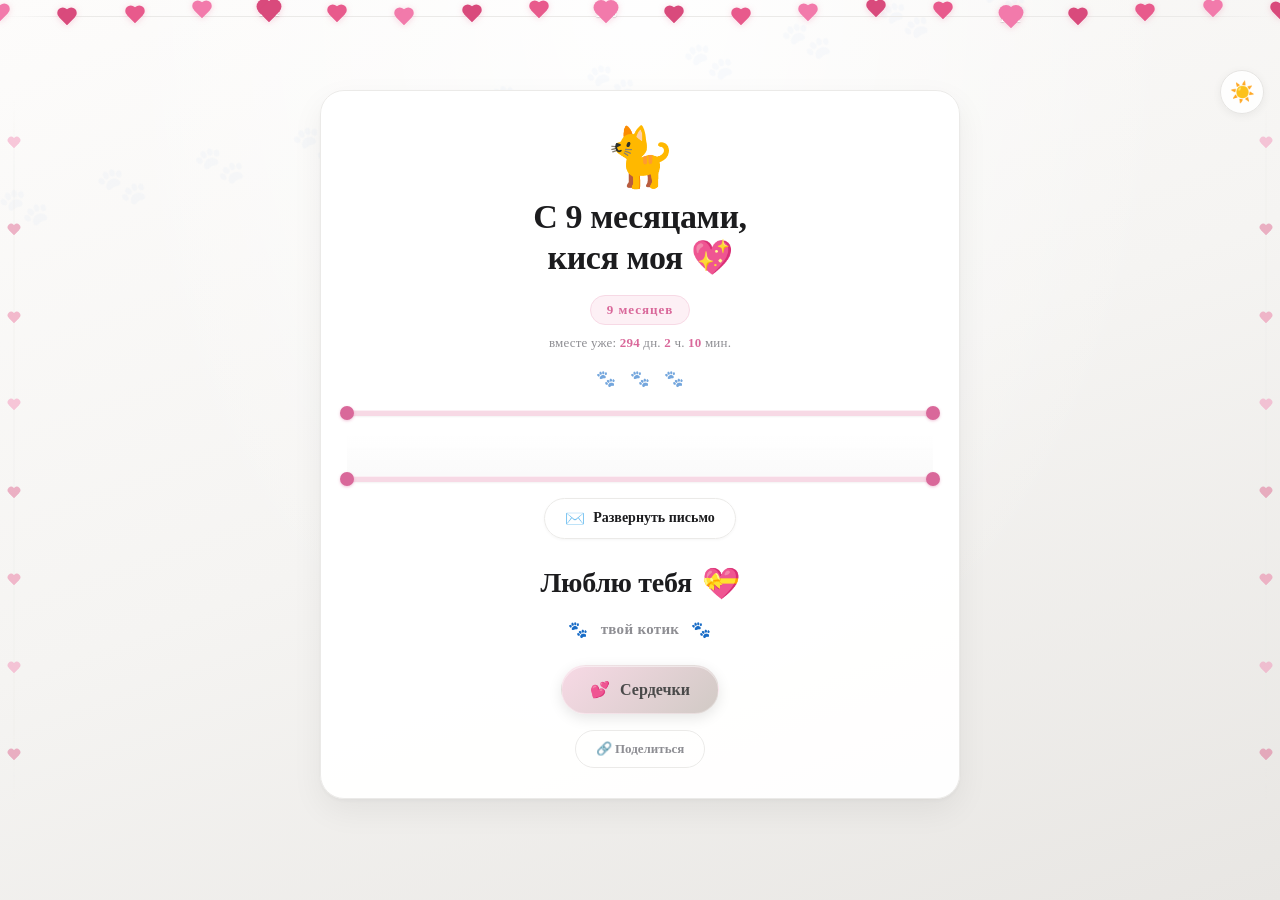
<file: index.html>
<!DOCTYPE html>
<html lang="ru">
<head>
    <meta charset="UTF-8">
    <meta name="viewport" content="width=device-width, initial-scale=1.0, viewport-fit=cover">
    <title>С 9 месяцами, кися моя 💖</title>
    <link rel="stylesheet" href="style.css?v=23">
</head>
<body>
    <!-- Гирлянда по бокам -->
    <div class="side-garland side-garland-left" aria-hidden="true"></div>
    <div class="side-garland side-garland-right" aria-hidden="true"></div>

    <div class="rain" id="rain" aria-hidden="true"></div>
    <div class="garland" aria-hidden="true"></div>
    <div class="confetti-layer" id="confettiLayer" aria-hidden="true"></div>
    <div class="paw-trail" id="pawTrail" aria-hidden="true"></div>
    <div class="sparkles" id="sparkles" aria-hidden="true"></div>

    <!-- Секретное послание (скрыто по умолчанию) -->
    <div class="secret-modal" id="secretModal" aria-hidden="true">
        <div class="secret-content">
            <button class="secret-close" id="secretClose" aria-label="Закрыть">✕</button>
            <div class="secret-icon">💖</div>
            <p class="secret-text">ты у меня самая любимая и самая милая</p>
        </div>
    </div>

    <!-- Секретный финал -->
    <div class="final-secret" id="finalSecret" aria-hidden="true">
        <p>ты умничка что осталась тут, я тебя очень сильно люблю</p>
    </div>

    <button class="gyro-btn" id="gyroBtn" hidden>🎈 Разрешить волшебство</button>

    <button class="theme-toggle" id="themeToggle" aria-label="Переключить тему">
        <span class="icon-sun">☀️</span>
        <span class="icon-moon">🌙</span>
        <span class="theme-fx" id="themeFx" aria-hidden="true"></span>
    </button>

    <main class="card" id="card">
        <div class="cat-emoji" id="catSecret">🐈</div>

        <div class="header-wrap">
            <h1 id="mainTitle">С 9 месяцами,<br>кися моя 💖</h1>
        </div>

        <div class="date-badge">9 месяцев</div>

        <div class="together-counter" id="togetherCounter" aria-live="polite">
            вместе уже: <span id="daysCount">0</span> дн. <span id="hoursCount">0</span> ч. <span id="minsCount">0</span> мин.
        </div>

        <div class="divider">
            <span>🐾</span><span>🐾</span><span>🐾</span>
        </div>

        <div class="scroll" id="scroll">
            <div class="scroll-rod scroll-rod-top" aria-hidden="true"></div>
            <div class="scroll-body" id="scrollBody">
                <div class="letter" id="letter">
                    <p id="letterText">киса, я хочу поздравить НАС с 9 месяцами вместе в этом небольшом текстике. Солнышко, я безумно сильно счастлив в отношениях с тобой, ты даже не представляешь насколько сильно. Да даже миллиона слов не хватит чтобы описать насколько сильно я тебя люблю и насколько сильно я с тобой счастлив. Ты самая милая в этом мире, самая красивая и просто самая самая лучшая, я даже не знаю как тебе словами описать это, но зимой когда ты приедешь то мы будем много много и долго долго обниматься и целоваться чтобы ты еще больше поняла что я тебя безумно сильно люблю. Я люблю тебя не за что-то одно, а за все сразу. Ты очень очень красивая, заботливая, верная, искренняя, милая, любимая и еще много много качеств которые я могу перечислять бесконечно, лишь бы ты поняла это и никогда не думала о себе плохо. Ты просто богиня, моя мечта, мой идеал. О такой девушке как ты я мог только лишь мечтать, учитывая мою внешность и мои качества. Ты просто моя мечта которая сбылась, самая красиваяяя. Пока я пишу этот текст я не перестаю думать о тебе, да я и каждую секунду думаю о тебе, даже во сне. Вот уже 9 месяцев мне очень часто снятся сны с тобой, в них мы гуляем и вместе проводим время, с появлением тебя мне перестали сниться те кошмары про которые я рассказывал. Кися, я безумно сильно благодарен тебе за то что ты уже 9 месяцев делаешь меня самым счастливым на этой планете и продолжаешь делать меня таким. Я очень хочу чтобы мы остались с тобой навсегда. Очень хочу чтобы ты стала моей женой и я приложу абсолютно все свои силы для этого, чтобы ты была счастлива со мной и в будущем в нашем с тобой браке. Спасибо тебе кис за то что ты со мной уже 9 месяцев, я тебя безумно сильно сильно люблю и очень очень с тобой счастлив, моя любовь</p>
                </div>
            </div>
            <div class="scroll-rod scroll-rod-bottom" aria-hidden="true"></div>

            <button class="scroll-toggle" id="scrollToggle" aria-label="Развернуть письмо">
                <span class="scroll-toggle-icon">✉️</span>
                <span class="scroll-toggle-text" id="scrollToggleText">Развернуть письмо</span>
            </button>
        </div>

        <div class="final-love">
            <span>Люблю тебя</span>
            <span class="love-heart">💝</span>
        </div>

        <div class="footer">
            <span class="paw">🐾</span>
            <span>твой котик</span>
            <span class="paw">🐾</span>
        </div>

        <button class="hearts-btn" id="heartsBtn">
            <span class="btn-heart">💕</span> Сердечки
        </button>

        <button class="share-btn" id="shareBtn">
            🔗 Поделиться
        </button>
    </main>

    <script src="script.js?v=23"></script>
</body>
</html>
</file>
<file: style.css>
* {
    margin: 0;
    padding: 0;
    box-sizing: border-box;
}

/* ==========================================================
   СВЕТЛАЯ ТЕМА — «iPhone 17 Pro White» (металлик)
   ========================================================== */
:root {
    --bg-1: #fdfcfb;
    --bg-2: #f5f4f2;
    --bg-3: #e8e6e3;

    --card-bg: rgba(255, 255, 255, 0.95);
    --card-border: #ebeae8;

    --letter-bg-1: #ffffff;
    --letter-bg-2: #fafafa;

    --pink-soft: #fdf0f5;
    --pink-light: #f7d9e5;
    --pink-main: #f29bbf;
    --pink-deep: #d9689a;

    --text: #1c1c1e;
    --text-secondary: #8e8e93;
    --text-letter: #3a3a3c;

    --shadow-1: rgba(0, 0, 0, 0.06);
    --shadow-2: rgba(0, 0, 0, 0.04);

    --paw-color: rgba(0, 0, 0, 0.025);
    --paw-print: rgba(217, 104, 154, 0.35);

    --heart-color: #e85a8c;
    --heart-color-2: #f27aab;
    --heart-color-3: #d94a7c;

    --btn-bg: #2c2c2e;
    --btn-text: #ffffff;
    --toggle-bg: rgba(255, 255, 255, 0.85);
    --toggle-border: #e5e4e2;

    --transition-theme: 0.7s;
}

body.dark {
    --bg-1: #0a0a0b;
    --bg-2: #141416;
    --bg-3: #1c1c1f;

    --card-bg: #1c1c1f;
    --card-border: #2c2c2f;

    --letter-bg-1: #232326;
    --letter-bg-2: #1a1a1d;

    --pink-soft: #2c1a22;
    --pink-light: #4a2a3a;
    --pink-main: #f29bbf;
    --pink-deep: #f7b6d0;

    --text: #f5f5f7;
    --text-secondary: #a1a1a6;
    --text-letter: #e8e8ed;

    --shadow-1: rgba(0, 0, 0, 0.6);
    --shadow-2: rgba(0, 0, 0, 0.4);

    --paw-color: rgba(255, 255, 255, 0.025);
    --paw-print: rgba(242, 155, 191, 0.4);

    --heart-color: #ff4a80;
    --heart-color-2: #ff6d9a;
    --heart-color-3: #e83a6c;

    --btn-bg: #f5f5f7;
    --btn-text: #0a0a0b;
    --toggle-bg: rgba(28, 28, 31, 0.85);
    --toggle-border: #2c2c2f;
}

html, body {
    min-height: 100%;
}

body {
    font-family: -apple-system, BlinkMacSystemFont, "SF Pro Display", "Segoe UI", "Georgia", serif;
    background:
        radial-gradient(ellipse at top, rgba(255, 255, 255, 0.9) 0%, transparent 60%),
        linear-gradient(160deg, var(--bg-1) 0%, var(--bg-2) 50%, var(--bg-3) 100%);
    color: var(--text);
    display: flex;
    justify-content: center;
    align-items: flex-start;
    padding: 90px 14px 60px;
    position: relative;
    overflow-x: hidden;
    -webkit-font-smoothing: antialiased;
    transition: background var(--transition-theme) ease, color var(--transition-theme) ease;
}

body::before {
    content: "🐾 🐾 🐾 🐾 🐾 🐾 🐾 🐾 🐾 🐾 🐾 🐾";
    position: fixed;
    top: -10px;
    left: -20px;
    width: 140%;
    font-size: 40px;
    line-height: 1.8;
    color: var(--paw-color);
    transform: rotate(-12deg);
    pointer-events: none;
    z-index: 0;
    word-spacing: 40px;
    transition: color var(--transition-theme) ease;
}

/* ---------- ГИРЛЯНДА СВЕРХУ ---------- */
.garland {
    position: fixed;
    top: 0;
    left: 0;
    width: 100%;
    height: 60px;
    z-index: 3;
    pointer-events: none;
}
.garland::before {
    content: "";
    position: absolute;
    top: 16px;
    left: 0;
    width: 100%;
    height: 1px;
    background: linear-gradient(90deg, transparent 0%, var(--card-border) 6%, var(--card-border) 94%, transparent 100%);
    border-radius: 2px;
}
.garland .h {
    position: absolute;
    top: 4px;
    width: 22px;
    height: 22px;
    transform-origin: top center;
    animation: garlandSwing 3s ease-in-out infinite;
    filter: drop-shadow(0 1px 3px rgba(232, 90, 140, 0.25));
}
.garland .h::before,
.garland .h::after {
    content: "";
    position: absolute;
    width: 11px;
    height: 17px;
    background: var(--heart-color);
    border-radius: 11px 11px 0 0;
    top: 0;
}
.garland .h::before { left: 11px; transform: rotate(-45deg); transform-origin: 0 100%; }
.garland .h::after { left: 0; transform: rotate(45deg); transform-origin: 100% 100%; }

.garland .h.c2::before, .garland .h.c2::after { background: var(--heart-color-2); }
.garland .h.c3::before, .garland .h.c3::after { background: var(--heart-color-3); }

.garland .h:nth-child(2n) { animation-duration: 3.6s; animation-delay: 0.25s; }
.garland .h:nth-child(3n) { animation-duration: 2.6s; animation-delay: 0.5s;  }
.garland .h:nth-child(4n) { animation-duration: 4s;   animation-delay: 0.15s; }
.garland .h:nth-child(5n) { animation-duration: 3.2s; animation-delay: 0.7s;  }

.garland .h.dated { width: 30px; height: 28px; z-index: 2; }
.garland .h.dated::before, .garland .h.dated::after { width: 15px; height: 22px; border-radius: 15px 15px 0 0; }
.garland .h.dated::before { left: 15px; }
.garland .h.dated::after  { left: 0; }

.garland .h .date-label {
    position: absolute;
    left: 50%;
    top: 46%;
    transform: translate(-50%, -50%);
    font-family: -apple-system, BlinkMacSystemFont, "SF Pro Text", sans-serif;
    font-size: 8px;
    font-weight: 800;
    color: #ffffff;
    letter-spacing: 0.2px;
    text-shadow: 0 1px 1px rgba(0, 0, 0, 0.15);
    pointer-events: none;
    white-space: nowrap;
}
@keyframes garlandSwing {
    0%, 100% { transform: rotate(-10deg) translateY(0); }
    50%      { transform: rotate(10deg)  translateY(3px); }
}

/* ---------- ГИРЛЯНДА ПО БОКАМ ---------- */
.side-garland {
    position: fixed;
    top: 100px;
    bottom: 100px;
    width: 20px;
    z-index: 0;
    pointer-events: none;
    opacity: 0.4;
}
.side-garland-left { left: 4px; }
.side-garland-right { right: 4px; }

.side-garland::before {
    content: "";
    position: absolute;
    top: 0;
    bottom: 0;
    left: 50%;
    width: 1px;
    background: linear-gradient(180deg, transparent 0%, var(--card-border) 10%, var(--card-border) 90%, transparent 100%);
    transform: translateX(-50%);
}

.side-garland .s-h {
    position: absolute;
    left: 50%;
    width: 14px;
    height: 14px;
    margin-left: -7px;
    margin-top: -7px;
    animation: sideSwing 4s ease-in-out infinite;
    transform-origin: center;
}
.side-garland .s-h::before,
.side-garland .s-h::after {
    content: "";
    position: absolute;
    width: 7px;
    height: 11px;
    background: var(--heart-color);
    border-radius: 7px 7px 0 0;
    top: 0;
}
.side-garland .s-h::before { left: 7px; transform: rotate(-45deg); transform-origin: 0 100%; }
.side-garland .s-h::after { left: 0; transform: rotate(45deg); transform-origin: 100% 100%; }
.side-garland .s-h.c2::before, .side-garland .s-h.c2::after { background: var(--heart-color-2); }
.side-garland .s-h.c3::before, .side-garland .s-h.c3::after { background: var(--heart-color-3); }

@keyframes sideSwing {
    0%, 100% { transform: rotate(-15deg) scale(1); }
    50%      { transform: rotate(15deg) scale(1.05); }
}

/* ---------- ПАДАЮЩИЕ СЕРДЕЧКИ ---------- */
.rain { position: fixed; inset: 0; pointer-events: none; z-index: 2; overflow: hidden; opacity: 1; transition: opacity 1.8s ease; }
.rain.fade-out { opacity: 0; }
.rain .drop {
    position: absolute;
    top: -40px;
    width: 18px;
    height: 18px;
    animation: fall linear infinite;
    filter: drop-shadow(0 2px 4px rgba(232, 90, 140, 0.35));
}
.rain .drop::before, .rain .drop::after {
    content: "";
    position: absolute;
    width: 9px;
    height: 14px;
    background: var(--heart-color);
    border-radius: 9px 9px 0 0;
    top: 0;
}
.rain .drop::before { left: 9px; transform: rotate(-45deg); transform-origin: 0 100%; }
.rain .drop::after { left: 0; transform: rotate(45deg); transform-origin: 100% 100%; }
.rain .drop.c2::before, .rain .drop.c2::after { background: var(--heart-color-2); }
.rain .drop.c3::before, .rain .drop.c3::after { background: var(--heart-color-3); }

@keyframes fall {
    0%   { transform: translateY(0) rotate(0deg); opacity: 0; }
    8%   { opacity: 0.9; }
    92%  { opacity: 0.9; }
    100% { transform: translateY(110vh) rotate(360deg); opacity: 0; }
}

/* ---------- КОНФЕТТИ ---------- */
.confetti-layer { position: fixed; inset: 0; pointer-events: none; z-index: 50; overflow: hidden; }
.confetti-heart {
    position: absolute;
    width: 20px;
    height: 20px;
    will-change: transform, opacity;
    pointer-events: none;
    filter: drop-shadow(0 0 6px rgba(232, 90, 140, 0.4));
}
.confetti-heart::before, .confetti-heart::after {
    content: "";
    position: absolute;
    width: 10px;
    height: 16px;
    background: var(--heart-color);
    border-radius: 10px 10px 0 0;
    top: 0;
}
.confetti-heart::before { left: 10px; transform: rotate(-45deg); transform-origin: 0 100%; }
.confetti-heart::after { left: 0; transform: rotate(45deg); transform-origin: 100% 100%; }
.confetti-heart.c2::before, .confetti-heart.c2::after { background: var(--heart-color-2); }
.confetti-heart.c3::before, .confetti-heart.c3::after { background: var(--heart-color-3); }

/* ---------- СЛЕДЫ КОТА ---------- */
.paw-trail { position: fixed; inset: 0; pointer-events: none; z-index: 4; overflow: hidden; }
.paw-print {
    position: absolute;
    width: 34px;
    height: 34px;
    opacity: 0;
    pointer-events: none;
    transform: translate(-50%, -50%) scale(0.5) rotate(var(--rot, 0deg));
    animation: pawAppear 2.2s ease-out forwards;
}
.paw-print::before {
    content: "";
    position: absolute;
    left: 50%;
    top: 55%;
    width: 16px;
    height: 13px;
    background: var(--paw-print);
    border-radius: 50% 50% 45% 45%;
    transform: translate(-50%, -50%);
    box-shadow: -9px -8px 0 -2px var(--paw-print), -3px -12px 0 -2px var(--paw-print), 3px -12px 0 -2px var(--paw-print), 9px -8px 0 -2px var(--paw-print);
}
@keyframes pawAppear {
    0%   { opacity: 0; transform: translate(-50%, -50%) scale(0.4) rotate(var(--rot, 0deg)); }
    15%  { opacity: 0.9; transform: translate(-50%, -50%) scale(1) rotate(var(--rot, 0deg)); }
    70%  { opacity: 0.5; }
    100% { opacity: 0; transform: translate(-50%, -50%) scale(1.05) rotate(var(--rot, 0deg)); }
}

/* ---------- ИСКРЫ ВОКРУГ ЗАГОЛОВКА ---------- */
.sparkles {
    position: fixed;
    inset: 0;
    pointer-events: none;
    z-index: 5;
    overflow: hidden;
}
.sparkle {
    position: absolute;
    width: 6px;
    height: 6px;
    background: radial-gradient(circle, #fff 0%, var(--pink-main) 50%, transparent 100%);
    border-radius: 50%;
    animation: sparkleFly 1.8s ease-out forwards;
    opacity: 0;
    pointer-events: none;
    box-shadow: 0 0 6px var(--pink-main);
}
@keyframes sparkleFly {
    0%   { opacity: 0; transform: translate(0, 0) scale(0.5); }
    20%  { opacity: 1; transform: translate(var(--dx, 0), var(--dy, 0)) scale(1); }
    100% { opacity: 0; transform: translate(calc(var(--dx, 0) * 1.5), calc(var(--dy, 0) * 1.5)) scale(0.3); }
}

/* ---------- СЕКРЕТНОЕ ПОСЛАНИЕ ---------- */
.secret-modal {
    position: fixed;
    inset: 0;
    z-index: 200;
    display: flex;
    align-items: center;
    justify-content: center;
    padding: 20px;
    pointer-events: none;
    opacity: 0;
    transition: opacity 0.4s ease;
}
.secret-modal.show {
    pointer-events: auto;
    opacity: 1;
}
.secret-modal::before {
    content: "";
    position: absolute;
    inset: 0;
    background: rgba(0, 0, 0, 0.2);
    backdrop-filter: blur(8px);
    -webkit-backdrop-filter: blur(8px);
}
.secret-content {
    position: relative;
    background: var(--card-bg);
    border: 1px solid var(--card-border);
    border-radius: 24px;
    padding: 36px 24px 28px;
    max-width: 380px;
    width: 100%;
    text-align: center;
    box-shadow: 0 10px 40px rgba(0, 0, 0, 0.15);
    transform: scale(0.8) translateY(20px);
    opacity: 0;
    transition: transform 0.5s cubic-bezier(0.22, 0.9, 0.3, 1.3), opacity 0.4s ease;
}
.secret-modal.show .secret-content {
    transform: scale(1) translateY(0);
    opacity: 1;
}
.secret-close {
    position: absolute;
    top: 10px;
    right: 10px;
    width: 32px;
    height: 32px;
    border: none;
    border-radius: 50%;
    background: var(--pink-soft);
    color: var(--pink-deep);
    font-size: 16px;
    font-weight: 700;
    cursor: pointer;
    display: flex;
    align-items: center;
    justify-content: center;
    transition: transform 0.15s ease, background 0.2s ease;
    -webkit-tap-highlight-color: transparent;
}
.secret-close:active { transform: scale(0.9); }

.secret-icon {
    font-size: 48px;
    margin-bottom: 12px;
    animation: heartBeat 1.6s ease-in-out infinite;
}
.secret-text {
    font-size: 18px;
    line-height: 1.5;
    color: var(--text);
    font-weight: 600;
    letter-spacing: 0.2px;
}

/* ---------- СЕКРЕТНЫЙ ФИНАЛ ---------- */
.final-secret {
    position: fixed;
    left: 50%;
    bottom: 20px;
    transform: translateX(-50%) translateY(20px);
    width: calc(100% - 40px);
    max-width: 380px;
    background: var(--card-bg);
    border: 1px solid var(--card-border);
    border-radius: 20px;
    padding: 16px 20px;
    padding-right: 44px; /* место под крестик */
    text-align: center;
    box-shadow: 0 8px 30px rgba(0, 0, 0, 0.15);
    opacity: 0;
    pointer-events: none;
    transition: opacity 0.6s ease, transform 0.6s cubic-bezier(0.22, 0.9, 0.3, 1);
    z-index: 180;
}
.final-secret.show {
    opacity: 1;
    transform: translateX(-50%) translateY(0);
    pointer-events: auto;
}
.final-secret.hide {
    opacity: 0;
    transform: translateX(-50%) translateY(20px);
    pointer-events: none;
}
.final-secret p {
    color: var(--pink-deep);
    font-size: 15px;
    font-weight: 600;
    line-height: 1.5;
}

.final-secret-close {
    position: absolute;
    top: 6px;
    right: 6px;
    width: 28px;
    height: 28px;
    border: none;
    border-radius: 50%;
    background: var(--pink-soft);
    color: var(--pink-deep);
    font-size: 14px;
    font-weight: 700;
    cursor: pointer;
    display: flex;
    align-items: center;
    justify-content: center;
    transition: transform 0.15s ease, background 0.2s ease;
    -webkit-tap-highlight-color: transparent;
}
.final-secret-close:active { transform: scale(0.9); }

/* ---------- ПЕРЕКЛЮЧАТЕЛЬ ТЕМЫ ---------- */
.theme-toggle {
    position: fixed;
    top: 70px;
    right: 16px;
    z-index: 100;
    width: 44px;
    height: 44px;
    border-radius: 50%;
    border: 1px solid var(--toggle-border);
    background: var(--toggle-bg);
    backdrop-filter: blur(20px) saturate(180%);
    -webkit-backdrop-filter: blur(20px) saturate(180%);
    cursor: pointer;
    display: flex;
    align-items: center;
    justify-content: center;
    font-size: 20px;
    box-shadow: 0 2px 10px var(--shadow-1), inset 0 1px 0 rgba(255, 255, 255, 0.6);
    transition: transform 0.25s ease, background var(--transition-theme) ease, border-color var(--transition-theme) ease;
    -webkit-tap-highlight-color: transparent;
    overflow: hidden;
}
.theme-toggle:active { transform: scale(0.92); }
.theme-toggle .icon-sun, .theme-toggle .icon-moon { position: absolute; transition: opacity 0.4s ease, transform 0.4s ease; }
body:not(.dark) .icon-moon { opacity: 0; transform: rotate(-90deg); }
body:not(.dark) .icon-sun  { opacity: 1; transform: rotate(0deg); }
body.dark .icon-sun  { opacity: 0; transform: rotate(90deg); }
body.dark .icon-moon { opacity: 1; transform: rotate(0deg); }

.theme-fx {
    position: absolute;
    inset: 0;
    display: flex;
    align-items: center;
    justify-content: center;
    font-size: 26px;
    opacity: 0;
    pointer-events: none;
    transition: opacity 0.3s ease, transform 0.3s ease;
}
.theme-fx.play { animation: themeFx 0.9s ease-out; }
@keyframes themeFx {
    0%   { opacity: 0; transform: scale(0.7); }
    25%  { opacity: 1; transform: scale(1.12); }
    55%  { opacity: 1; transform: scale(1);    }
    100% { opacity: 0; transform: scale(1);    }
}

/* ---------- КНОПКА ВОЛШЕБСТВА ---------- */
.gyro-btn {
    position: fixed;
    left: 50%;
    transform: translateX(-50%);
    top: 14px;
    z-index: 120;
    padding: 8px 16px;
    border: none;
    border-radius: 999px;
    background: var(--btn-bg);
    color: var(--btn-text);
    font-family: inherit;
    font-size: 13px;
    font-weight: 700;
    cursor: pointer;
    box-shadow: 0 4px 14px rgba(0, 0, 0, 0.15);
    -webkit-tap-highlight-color: transparent;
}
.gyro-btn:active { transform: translateX(-50%) scale(0.95); }

/* ---------- КАРТОЧКА ---------- */
.card {
    position: relative;
    z-index: 1;
    width: 100%;
    max-width: 640px;
    background: var(--card-bg);
    border: 1px solid var(--card-border);
    border-radius: 24px;
    padding: 38px 26px 30px;
    box-shadow:
        0 2px 4px var(--shadow-2),
        0 12px 32px var(--shadow-1);
    animation: cardIn 1s ease-out both;
    transition: background var(--transition-theme) ease, border-color var(--transition-theme) ease, box-shadow var(--transition-theme) ease;
}
@keyframes cardIn {
    from { opacity: 0; transform: translateY(28px) scale(0.97); }
    to   { opacity: 1; transform: translateY(0) scale(1); }
}

.cat-emoji {
    font-size: 58px;
    text-align: center;
    line-height: 1;
    animation: bounceCat 2.6s ease-in-out infinite;
    margin-bottom: 10px;
    cursor: pointer;
    user-select: none;
    -webkit-user-select: none;
    -webkit-tap-highlight-color: transparent;
    transition: transform 0.2s ease;
}
.cat-emoji:active { transform: scale(0.9); }
@keyframes bounceCat {
    0%, 100% { transform: translateY(0) rotate(0deg); }
    50%      { transform: translateY(-10px) rotate(-4deg); }
}

h1 {
    text-align: center;
    font-size: clamp(24px, 6.5vw, 34px);
    font-weight: 700;
    color: var(--text);
    line-height: 1.2;
    letter-spacing: -0.4px;
    transition: color var(--transition-theme) ease;
}

.date-badge {
    display: inline-block;
    margin: 16px auto 0;
    padding: 6px 16px;
    border-radius: 999px;
    background: var(--pink-soft);
    border: 1px solid var(--pink-light);
    color: var(--pink-deep);
    font-size: 13px;
    font-weight: 700;
    letter-spacing: 1px;
    text-align: center;
    transition: background var(--transition-theme) ease, border-color var(--transition-theme) ease, color var(--transition-theme) ease;
}
.card > .date-badge { display: block; width: fit-content; margin-left: auto; margin-right: auto; }

.together-counter {
    text-align: center;
    margin-top: 10px;
    font-size: 13px;
    letter-spacing: 0.2px;
    color: var(--text-secondary);
    transition: color var(--transition-theme) ease;
}
.together-counter span { font-weight: 700; color: var(--pink-deep); }

.divider { display: flex; justify-content: center; gap: 14px; margin: 18px 0 22px; font-size: 16px; opacity: 0.6; animation: pulsePaws 3s ease-in-out infinite; }
@keyframes pulsePaws {
    0%, 100% { opacity: 0.4; transform: scale(1); }
    50%      { opacity: 0.8; transform: scale(1.08); }
}

/* ---------- СВИТОК ---------- */
.scroll { position: relative; margin-top: 4px; }
.scroll-rod {
    height: 6px;
    border-radius: 999px;
    background: var(--pink-light);
    box-shadow: inset 0 1px 0 rgba(255, 255, 255, 0.6), 0 1px 2px rgba(0, 0, 0, 0.05);
    position: relative;
    z-index: 2;
    transition: background var(--transition-theme) ease;
}
.scroll-rod::before, .scroll-rod::after {
    content: "";
    position: absolute;
    top: 50%;
    width: 14px;
    height: 14px;
    border-radius: 50%;
    background: var(--pink-deep);
    transform: translateY(-50%);
    box-shadow: 0 1px 3px rgba(217, 104, 154, 0.4);
}
.scroll-rod::before { left: -7px; }
.scroll-rod::after  { right: -7px; }

.scroll-rod-top { margin-bottom: 0; }
.scroll-rod-bottom { margin-top: 0; }

.scroll-body {
    overflow: hidden;
    max-height: 60px;
    opacity: 0.98;
    transition: opacity 0.6s ease;
    position: relative;
    z-index: 1;
    background: var(--letter-bg-1);
}
.scroll-body::after {
    content: "";
    position: absolute;
    left: 0;
    right: 0;
    bottom: 0;
    height: 40px;
    background: linear-gradient(180deg, transparent 0%, var(--letter-bg-2) 90%);
    pointer-events: none;
    opacity: 0;
    transition: opacity 0.4s ease;
}
.scroll:not(.open) .scroll-body::after { opacity: 1; }
.scroll.open .scroll-body { opacity: 1; }

.scroll-toggle {
    display: flex;
    align-items: center;
    justify-content: center;
    gap: 8px;
    margin: 16px auto 0;
    padding: 10px 20px;
    border: 1px solid var(--card-border);
    border-radius: 999px;
    background: var(--card-bg);
    color: var(--text);
    font-family: inherit;
    font-size: 14px;
    font-weight: 600;
    cursor: pointer;
    box-shadow: 0 1px 3px var(--shadow-2);
    transition: transform 0.15s ease, background var(--transition-theme) ease, color var(--transition-theme) ease, border-color var(--transition-theme) ease;
    -webkit-tap-highlight-color: transparent;
}
.scroll-toggle:active { transform: scale(0.96); background: var(--pink-soft); }
.scroll-toggle .scroll-toggle-icon { font-size: 16px; animation: scrollIconBounce 2.4s ease-in-out infinite; }
@keyframes scrollIconBounce {
    0%, 100% { transform: translateY(0); }
    50%      { transform: translateY(-2px); }
}
.scroll.open .scroll-toggle-icon { animation: none; transform: rotate(180deg); }

.letter {
    background: var(--letter-bg-1);
    padding: 22px 20px;
    transition: background var(--transition-theme) ease;
}
.letter p {
    font-size: clamp(16px, 4.3vw, 17px);
    line-height: 1.75;
    color: var(--text-letter);
    text-align: justify;
    hyphens: auto;
    word-break: break-word;
    transition: color var(--transition-theme) ease;
}
.letter p .char { display: inline; opacity: 0; filter: blur(2px); transform: translateY(3px); transition: none; will-change: opacity, filter, transform; }
.letter p .char.shown { opacity: 1; filter: blur(0); transform: translateY(0); transition: opacity 0.35s ease-out, filter 0.4s ease-out, transform 0.35s ease-out; }

.final-love {
    display: flex;
    justify-content: center;
    align-items: center;
    gap: 10px;
    margin-top: 26px;
    font-size: clamp(22px, 6vw, 28px);
    font-weight: 700;
    color: var(--text);
    text-align: center;
    letter-spacing: -0.3px;
    transition: color var(--transition-theme) ease;
}
.love-heart { font-size: 1.1em; animation: heartBeat 1.4s ease-in-out infinite; }
@keyframes heartBeat {
    0%, 100% { transform: scale(1); }
    25%      { transform: scale(1.25); }
    40%      { transform: scale(1); }
    60%      { transform: scale(1.2); }
}

.footer { display: flex; justify-content: center; align-items: center; gap: 12px; margin-top: 18px; font-size: 15px; font-weight: 600; color: var(--text-secondary); letter-spacing: 0.3px; transition: color var(--transition-theme) ease; }
.footer .paw { font-size: 16px; animation: pawWave 2.2s ease-in-out infinite; }
.footer .paw:last-child { animation-delay: 1.1s; }
@keyframes pawWave {
    0%, 100% { transform: rotate(0deg); }
    50%      { transform: rotate(18deg); }
}

/* ---------- КНОПКА "СЕРДЕЧКИ" ---------- */
.hearts-btn {
    display: block;
    margin: 26px auto 0;
    padding: 14px 28px;
    border: 1px solid rgba(255, 255, 255, 0.3);
    border-radius: 999px;
    background: linear-gradient(135deg, #f7d9e5 0%, #d1cac5 100%);
    color: #4a4a4a;
    font-size: 16px;
    font-weight: 700;
    font-family: inherit;
    cursor: pointer;
    box-shadow: 0 4px 14px rgba(0, 0, 0, 0.1), inset 0 1px 0 rgba(255, 255, 255, 0.5);
    transition: transform 0.15s ease, box-shadow 0.2s ease, background 0.3s ease;
    -webkit-tap-highlight-color: transparent;
    user-select: none;
    -webkit-user-select: none;
    position: relative;
}
.hearts-btn:active { transform: scale(0.96); box-shadow: 0 2px 8px rgba(0, 0, 0, 0.15); }
.hearts-btn .btn-heart { display: inline-block; margin-right: 6px; animation: heartBeat 1.4s ease-in-out infinite; }

.hearts-btn.holding {
    animation: btnHoldPulse 0.6s ease-in-out infinite;
}
@keyframes btnHoldPulse {
    0%, 100% { transform: scale(1); }
    50%      { transform: scale(1.06); box-shadow: 0 8px 24px rgba(0, 0, 0, 0.2); }
}

body.dark .hearts-btn {
    background: linear-gradient(135deg, #4a2a3a 0%, #2c2c2f 100%);
    color: #f5f5f7;
    border-color: rgba(255, 255, 255, 0.1);
}

/* ---------- КНОПКА "ПОДЕЛИТЬСЯ" ---------- */
.share-btn {
    display: block;
    margin: 16px auto 0;
    padding: 10px 20px;
    border: 1px solid var(--card-border);
    border-radius: 999px;
    background: transparent;
    color: var(--text-secondary);
    font-family: inherit;
    font-size: 13px;
    font-weight: 600;
    cursor: pointer;
    transition: transform 0.15s ease, background 0.2s ease, color 0.2s ease;
    -webkit-tap-highlight-color: transparent;
}
.share-btn:active { transform: scale(0.95); background: var(--pink-soft); }

@media (max-width: 480px) {
    body { padding: 74px 10px 44px; }
    .card { padding: 28px 16px 24px; border-radius: 20px; }
    .cat-emoji { font-size: 48px; }
    .garland .h { width: 16px; height: 16px; }
    .garland .h.dated { width: 24px; height: 22px; }
    .garland .h.dated::before, .garland .h.dated::after { width: 12px; height: 18px; }
    .garland .h.dated::before { left: 12px; }
    .garland .h .date-label { font-size: 6px; }
    .theme-toggle { top: 60px; right: 10px; width: 40px; height: 40px; font-size: 18px; }
    .gyro-btn { font-size: 12px; padding: 7px 13px; }
    .letter { padding: 18px 15px; }
    .letter p { text-align: left; line-height: 1.7; }
    .footer { font-size: 14px; }
    .hearts-btn { padding: 13px 24px; font-size: 15px; }
    .paw-print { width: 30px; height: 30px; }
    .side-garland { width: 14px; top: 80px; bottom: 80px; }
    .side-garland-left { left: 2px; }
    .side-garland-right { right: 2px; }
    .side-garland .s-h { width: 10px; height: 10px; margin-left: -5px; margin-top: -5px; }
    .side-garland .s-h::before, .side-garland .s-h::after { width: 5px; height: 8px; }
    .side-garland .s-h::before { left: 5px; }
}

@media (prefers-reduced-motion: reduce) {
    *, *::before, *::after { animation: none !important; transition: none !important; }
    .letter p .char { opacity: 1; filter: none; transform: none; }
    .scroll-body { max-height: none !important; }
    .scroll-rod { display: none; }
}
</file>
